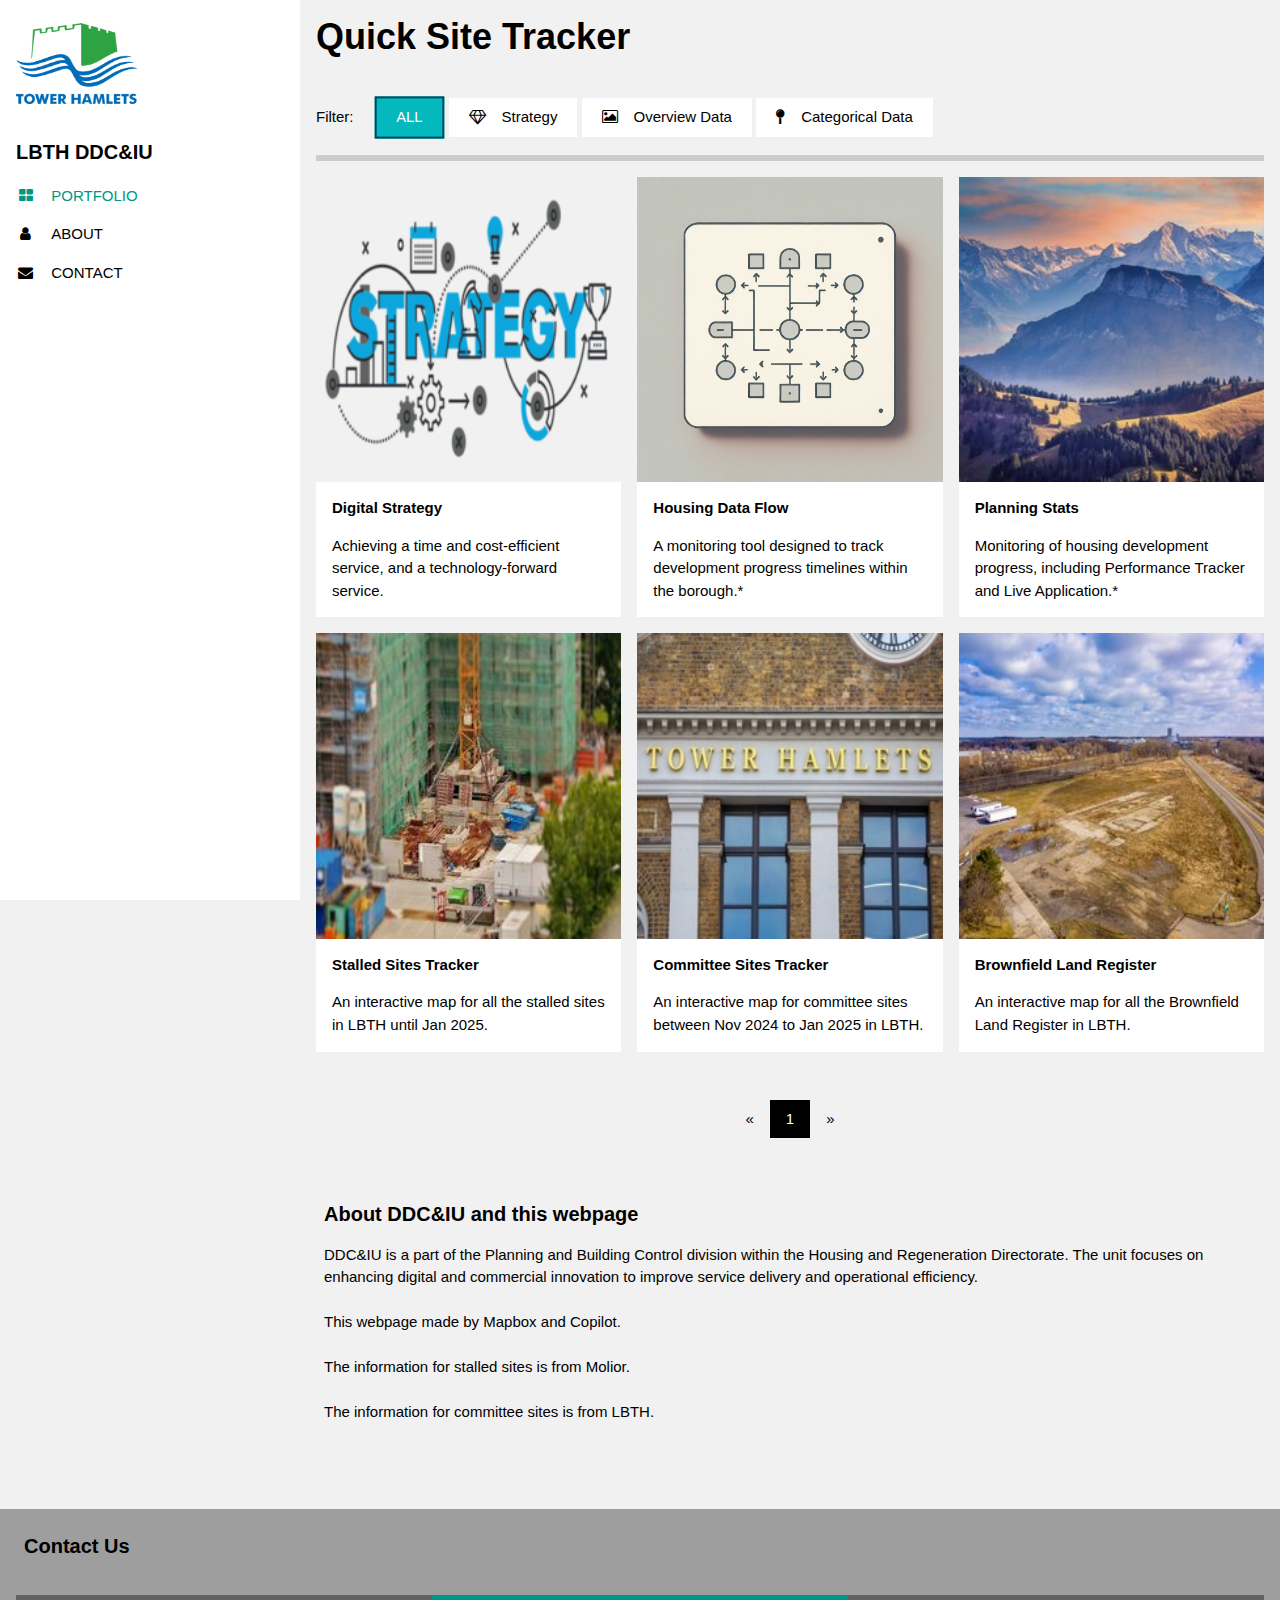
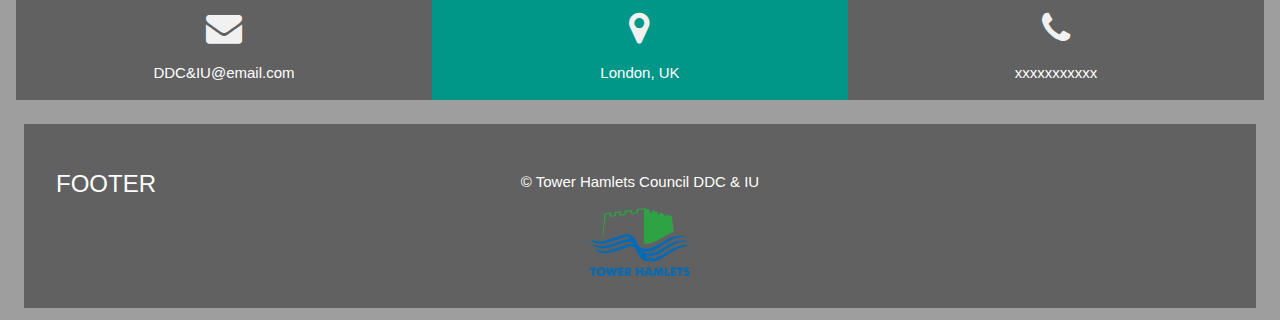
<file: index.html>
<!-- 
    Copyright (c) 2025 LBTH DDC&IU
    Created: 07 Feb 2025
    Description: Index page for DDC&UI Products
    License: All Rights Reserved.

    This code is proprietary and confidential. Unauthorized distribution or modification outside of the authorized team is prohibited.

    Modification Rules:
    - DDC&IU Team members may modify the code but must document their changes in the Change Log.
    - External parties are not permitted to use, modify, or distribute this code.


    Change Log:
    - 07 Feb 2025: Initial creation (with reference style) (Jiayan Fan)
    - 13 Feb 2025: Modify title and navigation bar (modifier: Jiayan Fan)
    - 19 Feb 2025: Code framework modification (modifier: Jiayan Fan)

    Reference:
    https://github.com/mapbox/mapbox-gl-styles/blob/master/CHANGELOG.md

-->


<!DOCTYPE html>
<html>
<head>
<title>Quick Site Tracker</title>
<meta charset="UTF-8">
<meta name="viewport" content="width=device-width, initial-scale=1">
<link rel="stylesheet" href="https://www.w3schools.com/w3css/4/w3.css">
<link rel="stylesheet" href="https://cdnjs.cloudflare.com/ajax/libs/font-awesome/4.7.0/css/font-awesome.min.css">
<!--link to style file-->
<link rel="stylesheet" href="style/style_index.css">

</head>
<body class="w3-light-grey w3-content" style="max-width:1600px">

<!-- Sidebar/menu -->
<nav class="w3-sidebar w3-collapse w3-white w3-animate-left" style="z-index:3;width:300px;" id="mySidebar"><br>
  <div class="w3-container">
    <a href="#" onclick="w3_close()" class="w3-hide-large w3-right w3-jumbo w3-padding w3-hover-grey" title="close menu">
      <i class="fa fa-remove"></i>
    </a>
    <img src="images/index/LBTH_Logo.png" style="width:45%;" class="w3-round"><br><br>
    <h4><b>LBTH DDC&IU</b></h4>
  </div>
  <div class="w3-bar-block">
    <a href="#dashboard" onclick="w3_close()" class="w3-bar-item w3-button w3-padding w3-text-teal"><i class="fa fa-th-large fa-fw w3-margin-right"></i>PORTFOLIO</a> 
    <a href="#about" onclick="w3_close()" class="w3-bar-item w3-button w3-padding"><i class="fa fa-user fa-fw w3-margin-right"></i>ABOUT</a> 
    <a href="#contact" onclick="w3_close()" class="w3-bar-item w3-button w3-padding"><i class="fa fa-envelope fa-fw w3-margin-right"></i>CONTACT</a>
  </div>
</nav>

<!-- Overlay effect when opening sidebar on small screens -->
<div class="w3-overlay w3-hide-large w3-animate-opacity" onclick="w3_close()" style="cursor:pointer" title="close side menu" id="myOverlay"></div>

<!-- !PAGE CONTENT! -->
<div class="w3-main" style="margin-left:300px">

  <!-- Header -->
  <header id="portfolio">
    <a href="#"><img src="images/index/LBTH_Logo.png" style="width:60px;" class="w3-circle w3-right w3-margin w3-hide-large w3-hover-opacity"></a>
    <span class="w3-button w3-hide-large w3-xxlarge w3-hover-text-grey" onclick="w3_open()"><i class="fa fa-bars"></i></span>
    <div class="w3-container">
    <h1><b>Quick Site Tracker</b></h1>
    <div class="w3-section w3-bottombar w3-padding-16">
      <span class="w3-margin-right">Filter:</span> 
      <button class="custom-filter-btn" data-filter="all">ALL</button>
      <button class="custom-filter-btn" data-filter="strategy">
        <i class="fa fa-diamond w3-margin-right"></i>Strategy
      </button>
      <button class="custom-filter-btn" data-filter="overview">
        <i class="fa fa-photo w3-margin-right"></i>Overview Data
      </button>
      <button class="custom-filter-btn" data-filter="categorical">
        <i class="fa fa-map-pin w3-margin-right"></i>Categorical Data
      </button>
    </div>
    </div>
  </header>
  
  <!-- Photo Grid-->
  <div class="w3-row-padding" id="projects-container"></div>


  <!-- Pagination -->
  <div class="w3-center w3-padding-32">
    <div class="w3-bar">
      <a href="#" class="w3-bar-item w3-button w3-hover-black">«</a>
      <a href="#" class="w3-bar-item w3-black w3-button">1</a>
      <a href="#" class="w3-bar-item w3-button w3-hover-black">»</a>
    </div>
  </div>

  <div class="w3-container w3-padding-large" style="margin-bottom:32px">
    <h4><b>About DDC&IU and this webpage</b></h4>
    <p>DDC&IU is a part of the Planning and Building Control division within 
      the Housing and Regeneration Directorate. 
      The unit focuses on enhancing digital and commercial innovation 
      to improve service delivery and operational efficiency.<br><br>This webpage made by Mapbox and Copilot.
      <br><br>The information for stalled sites is from Molior.
      <br><br>The information for committee sites is from LBTH.</p>
    <hr>
      
    </div>
  </div>
  
  <!-- Contact Section -->
  <div class="w3-container w3-padding-large w3-grey">
    <h4 id="contact"><b>Contact Us</b></h4>
    <div class="w3-row-padding w3-center w3-padding-24" style="margin:0 -16px">
      <div class="w3-third w3-dark-grey">
        <p><i class="fa fa-envelope w3-xxlarge w3-text-light-grey"></i></p>
        <p>DDC&IU@email.com</p>
      </div>
      <div class="w3-third w3-teal">
        <p><i class="fa fa-map-marker w3-xxlarge w3-text-light-grey"></i></p>
        <p>London, UK</p>
      </div>
      <div class="w3-third w3-dark-grey">
        <p><i class="fa fa-phone w3-xxlarge w3-text-light-grey"></i></p>
        <p>xxxxxxxxxxx</p>
      </div>
    </div>

  <!-- Footer -->
  <footer class="w3-container w3-padding-32 w3-dark-grey">
    <div class="w3-row-padding">
      <div class="w3-third">
        <h3>FOOTER</h3>
        
      </div>
      
      <div class="w3-third w3-center">
        <p>© Tower Hamlets Council DDC & IU</p>
        <img src="images/index/LBTH_Logo.png" alt="Footer Logo" style="width:100px;">
      </div>

      <div class="w3-third w3-center">
        
      </div>
    </div>
  </footer>


<!-- End page content -->
</div>

<script src="script/script_index.js"></script>

</body>
</html>
</file>
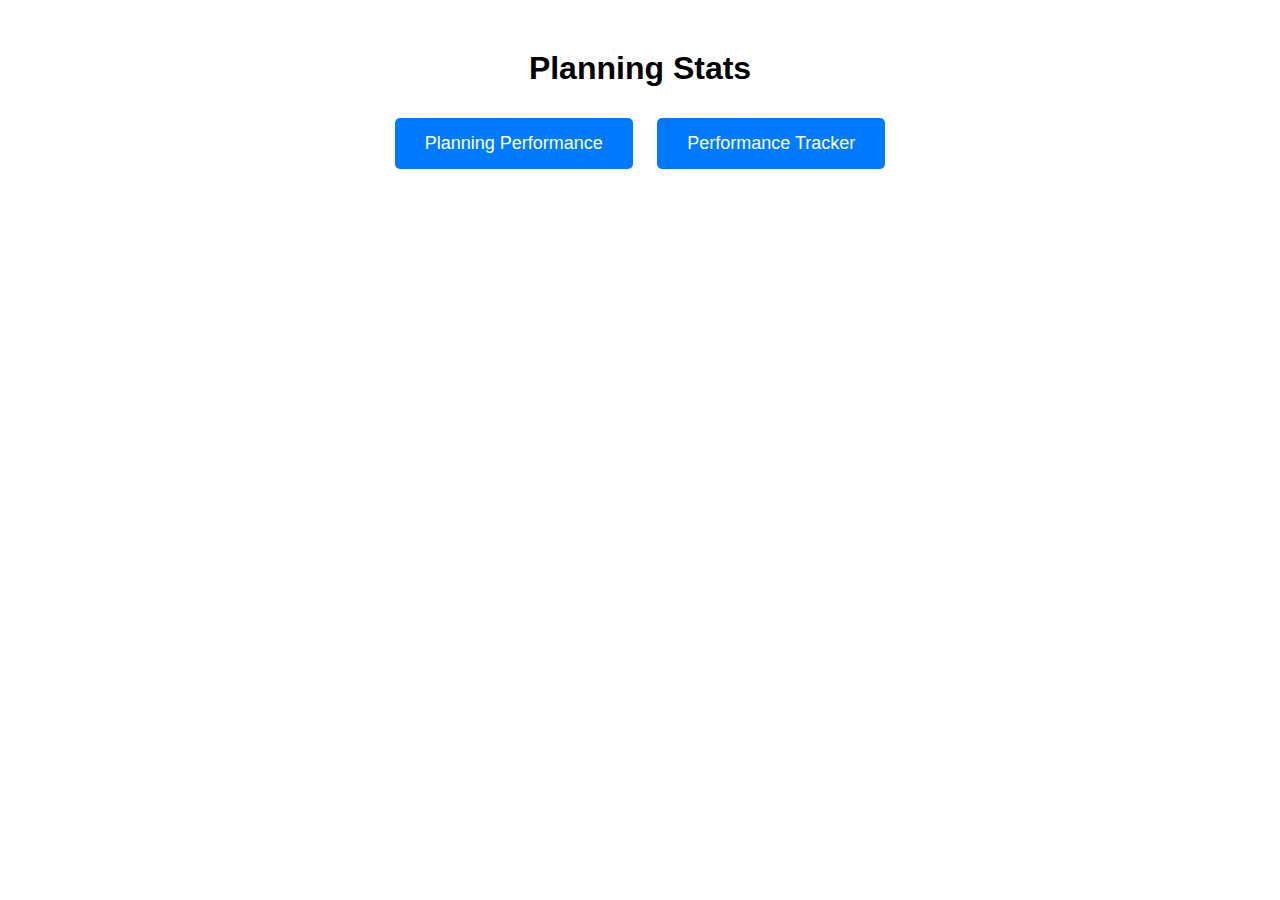
<file: planning_stats.html>
<!DOCTYPE html>
<html lang="zh">
<head>
    <meta charset="UTF-8">
    <meta name="viewport" content="width=device-width, initial-scale=1.0">
    <title>Performance Tracker & Live Application</title>
    <style>
        body {
            font-family: Arial, sans-serif;
            text-align: center;
            margin-top: 50px;
        }
        .button {
            display: inline-block;
            padding: 15px 30px;
            margin: 10px;
            font-size: 18px;
            color: white;
            background-color: #007BFF;
            border: none;
            cursor: pointer;
            border-radius: 5px;
            text-decoration: none;
        }
        .button:hover {
            background-color: #0056b3;
        }
    </style>
</head>
<body>
    <h1>Planning Stats</h1>
    <a href="https://app.powerbi.com/reportEmbed?reportId=572a89e6-546a-4f6e-922f-5c76b0470452&autoAuth=true&ctid=3c0aec87-f983-418f-b3dc-d35db83fb5d2" class="button">Planning Performance</a>
    <a href="https://app.powerbi.com/reportEmbed?reportId=5e4cf06f-613a-40f1-8ccf-d05d1f3eb612&autoAuth=true&ctid=3c0aec87-f983-418f-b3dc-d35db83fb5d2" class="button">Performance Tracker</a>
</body>
</html>
</file>
<file: style/style_index.css>
/*
    Copyright (c) 2025 LBTH DDC&IU
    Created: 07 Feb 2025
    Description: Index page for DDC&UI Products
    License: All Rights Reserved.

    This code is proprietary and confidential. Unauthorized distribution or modification outside of the authorized team is prohibited.

    Modification Rules:
    - DDC&IU Team members may modify the code but must document their changes in the Change Log.
    - External parties are not permitted to use, modify, or distribute this code.


    Change Log:
    - 07 Feb 2025: Initial creation (with reference style) (Jiayan Fan)
    - 13 Feb 2025: Modify title and navigation bar (modifier: Jiayan Fan)
    - 19 Feb 2025: Code framework modification (modifier: Jiayan Fan)
*/

body,h1,h2,h3,h4,h5,h6 {font-family: sans-serif}

.custom-filter-btn {
  background-color: #ffffff; 
  color: rgb(0, 0, 0); 
  border: none; 
  padding: 8px 20px; 
  cursor: pointer; 
  transition: background-color 0.3s, transform 0.1s; 
}

.custom-filter-btn:hover {
  background-color: #03b9bd; 
}

.custom-filter-btn:active {
  background-color: #01465e; 
  transform: scale(0.95); 
}


.custom-filter-btn.active-filter {
    background-color: #03b9bd !important;
    color: white !important;
    border: 2px solid #01465e !important;
    transform: scale(0.98);
  }
  

  [data-category] {
    transition: opacity 0.3s ease, transform 0.3s ease;
  }
</file>
